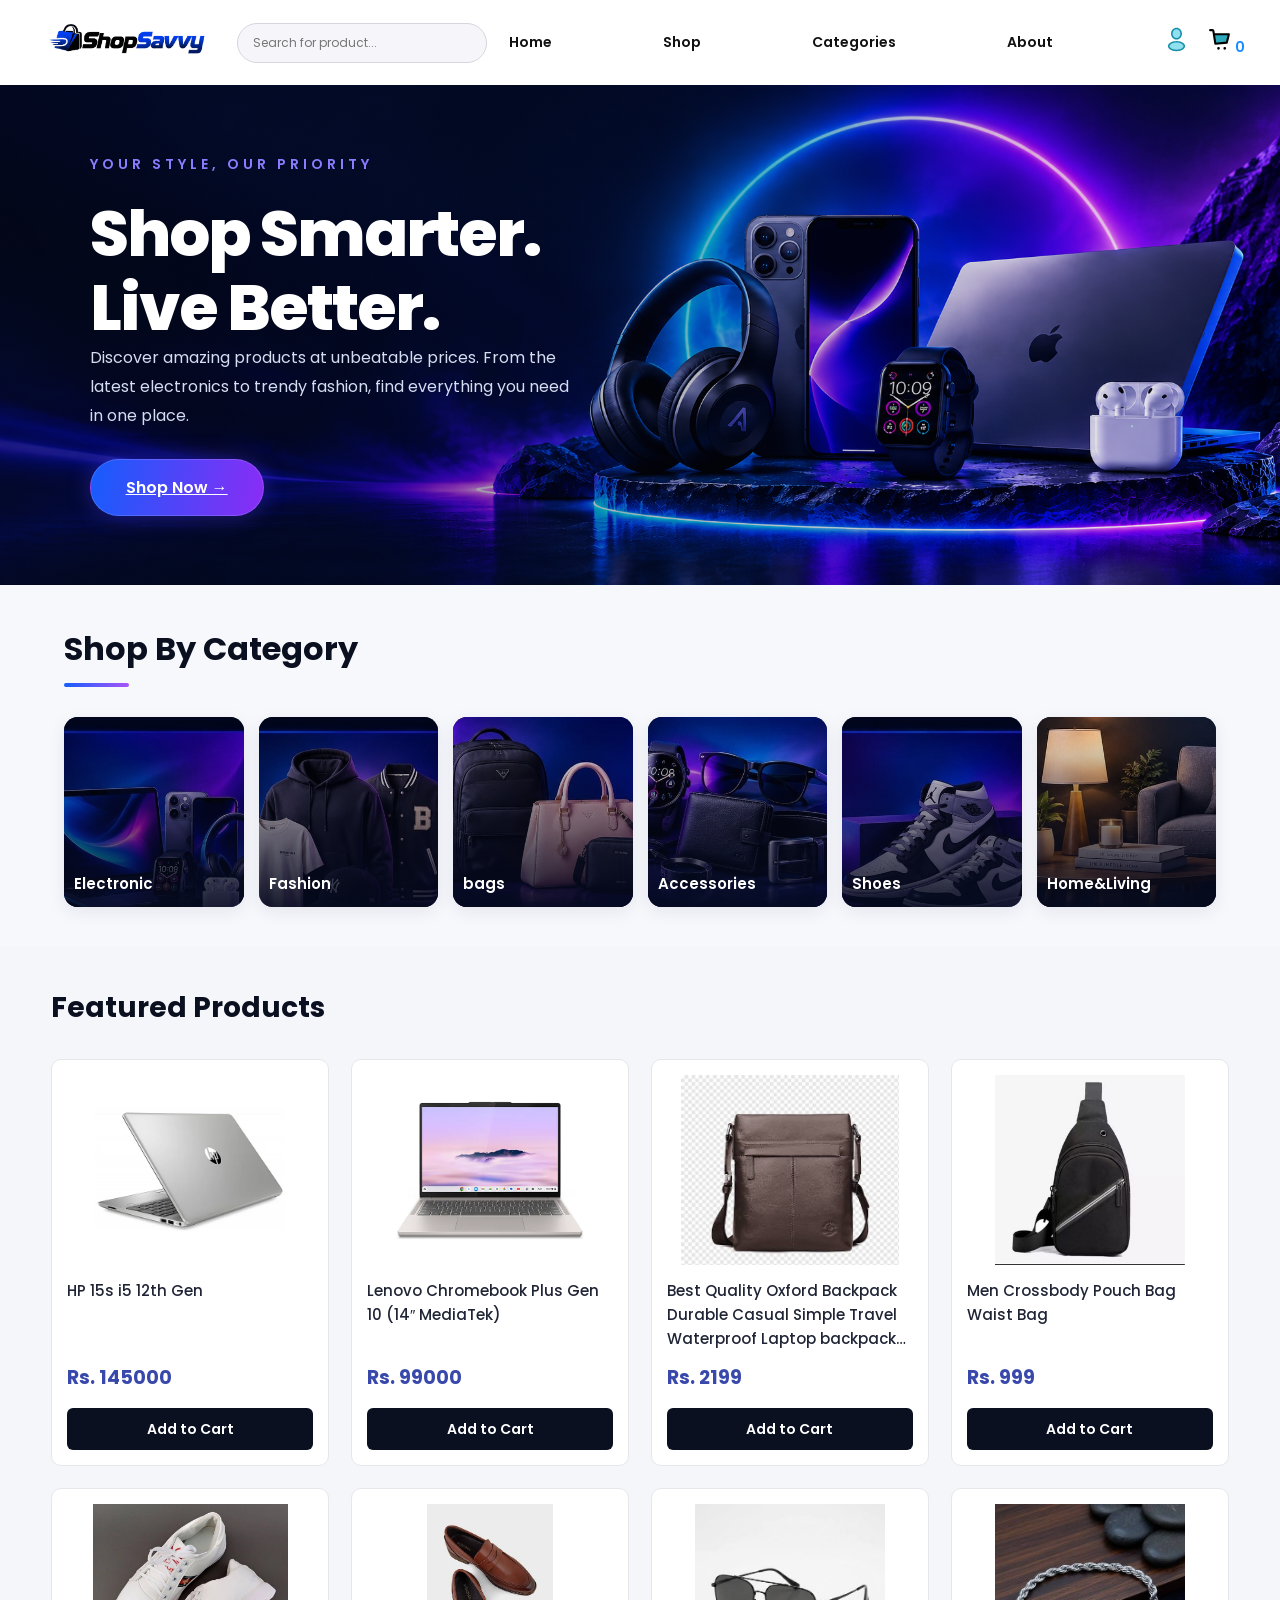
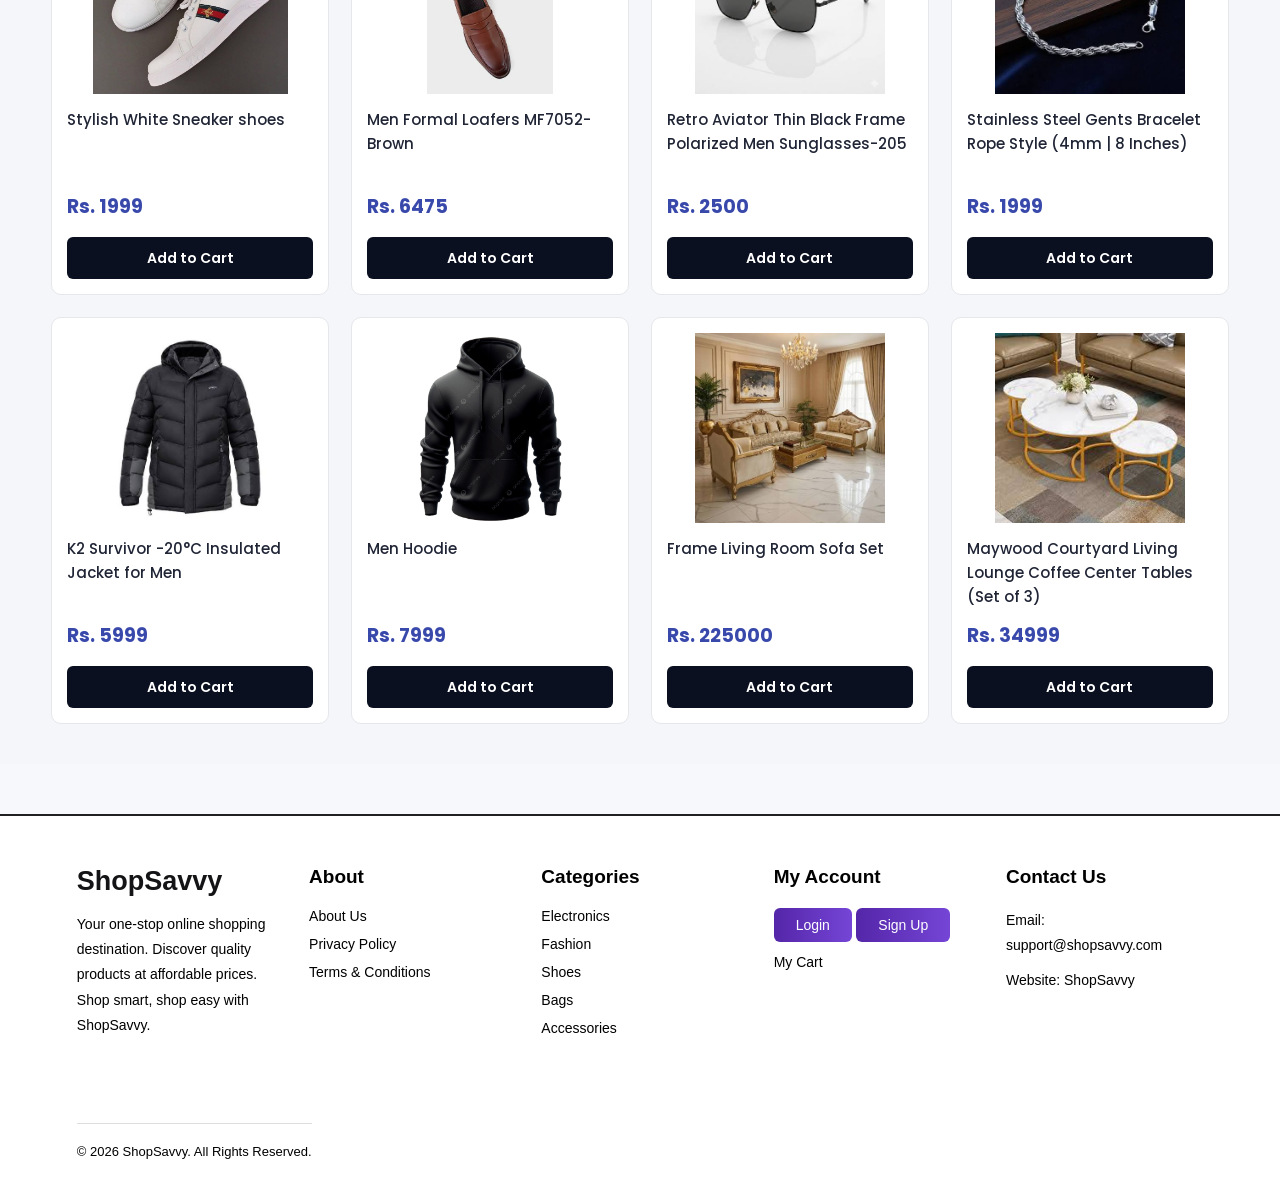
<file: index.html>
<!DOCTYPE html>
<html lang="en">

<head>
    <meta charset="UTF-8">
    <meta name="viewport" content="width=device-width, initial-scale=1.0">
    <title>ShopSavvy</title>
    <link rel="stylesheet" href="./style.css">
    <link rel="stylesheet" href="./footer.css">
</head>

<body>
<nav class="navbar">

    <div class="navbar-top">
        <img src="./savvi-black.png.png" alt="shopsavvy-logo">

        <button class="menu-toggle" id="menu-toggle">
            ☰
        </button>
    </div>

    <input type="text" id="search-input" placeholder="Search for product...">

    <div class="nav-sidebar" id="nav-sidebar">

        <button class="close-menu" id="close-menu">&times;</button>

        <a href="">Home</a>
        <a href="#featured-products">Shop</a>
        <a href="#categories">Categories</a>
        <a href="./about.html">About</a>

        <div class="navbar-icon">
            <a href="./login.html">
                <img src="./account-profile-essential-svgrepo-com.svg" alt="acc-logo">
            </a>

            <a href="./cart.html">
                <div class="cart-btn">
                    <img src="./cart-svgrepo-com.svg" alt="cart-icon">
                    <span id="cart-count">0</span>
                </div>
            </a>
        </div>

    </div>
</nav>

<div class="sidebar-overlay" id="sidebar-overlay"></div>





    <div class="banner">
        <h4 class="sm-heading">YOUR STYLE, OUR PRIORITY</h4>
        <h1 class="banner-heading">Shop Smarter.</h1>
        <h1 class="banner-heading">Live Better.</h1>
        <p class="banner-para">Discover amazing products at unbeatable prices. From the latest electronics to trendy
            fashion, find everything you need in one place.</p>
        <a href="#featured-products"  class="banner-btn">Shop Now →</a>
    </div>
    <section class="categories-sec"  id="categories">
        <h2 class="cata-head">Shop By Category</h2>
        <div class="card-electro" data-category="Electronic">
            <img src="./electronic.png" alt="electronics">
            <h3>Electronic</h3>
        </div>
        <div class="card-electro" data-category="Fashion">
            <img src="./shirts.png" alt="fashion">
            <h3>Fashion</h3>
        </div>
        <div class="card-electro" data-category="bags">
            <img src="./bags.png" alt="bags">
            <h3>bags</h3>
        </div>
        <div class="card-electro" data-category="Accessories">
            <img src="./watch.png" alt="Accessories">
            <h3>Accessories</h3>
        </div>
        <div class="card-electro" data-category="Shoes">
            <img src="./shoes.png" alt="shoes.image">
            <h3>Shoes</h3>
        </div>
        <div class="card-electro" data-category="Home&Living">
            <img src="./living.png" alt="living.image">
            <h3>Home&Living</h3>
        </div>
    </section>
    <section class="products-section"   id="featured-products">
        <h2>Featured Products</h2>
        <div class="card-box"></div>
    </section>
    <script src="./script.js"></script>


    <div id="footer-placeholder"></div>

<script src="./footer.js"></script>

<script async src="https://www.googletagmanager.com/gtm.js?id=GTM-M4RBP9WC"></script>
<script>
  window.dataLayer = window.dataLayer || [];
  function gtag(){dataLayer.push(arguments);}
  gtag('js', new Date());
</script>
</body>

</html>
</file>
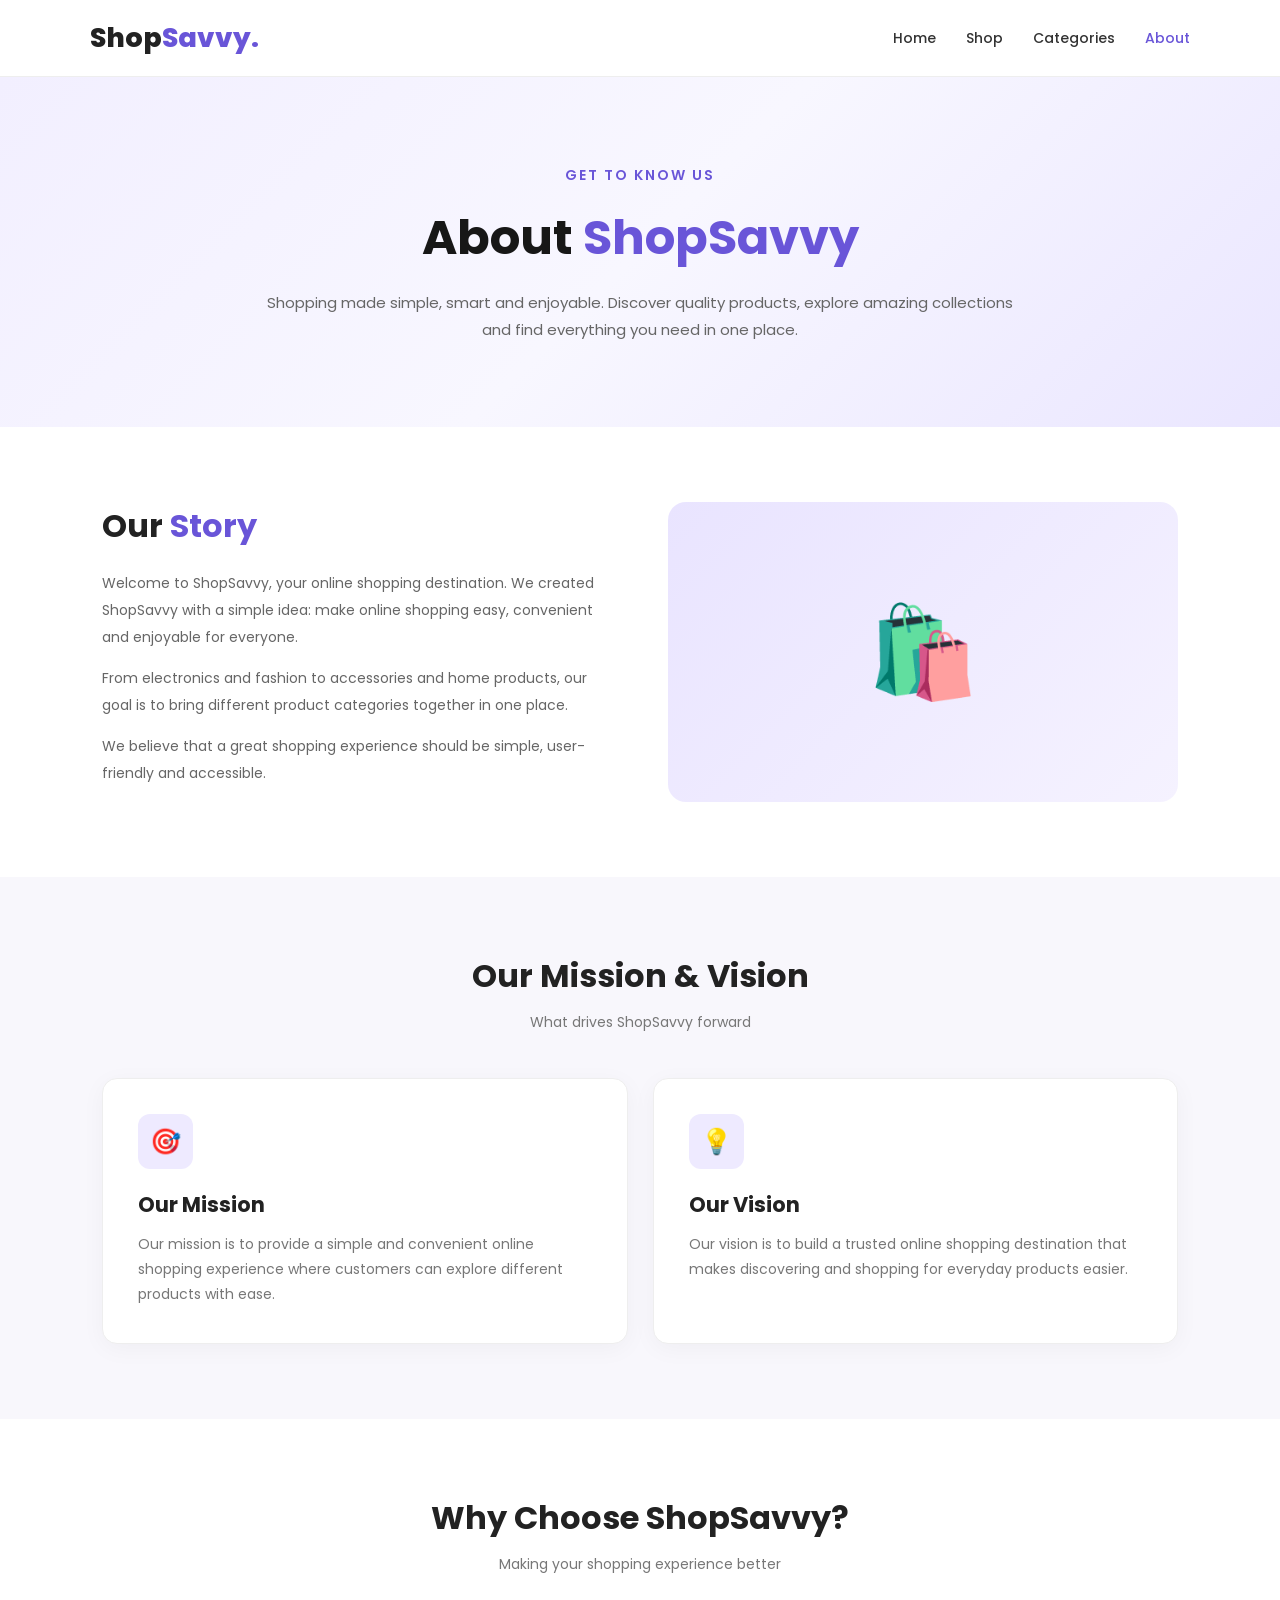
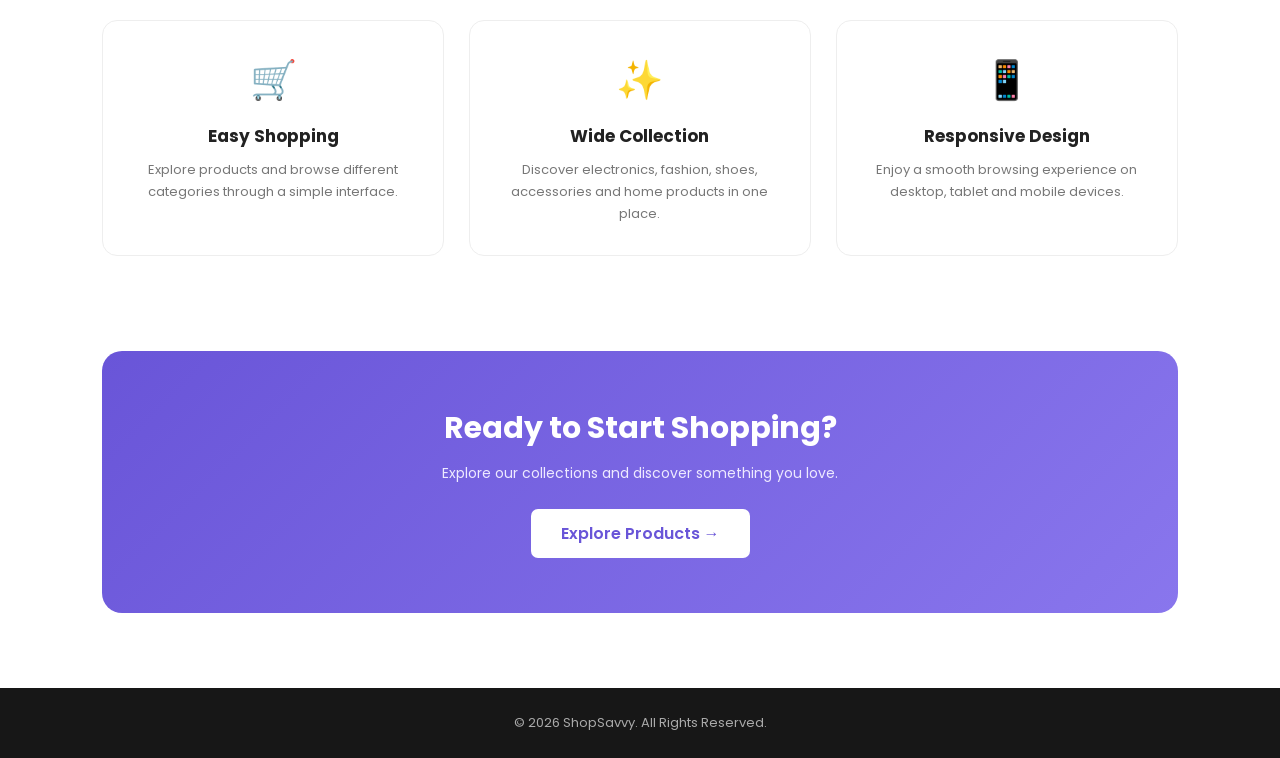
<file: about.html>
<!DOCTYPE html>
<html lang="en">
<head>
    <meta charset="UTF-8">
    <meta name="viewport" content="width=device-width, initial-scale=1.0">
    <title>About Us | ShopSavvy</title>

    <link href="https://fonts.googleapis.com/css2?family=Poppins:wght@300;400;500;600;700;800&display=swap" rel="stylesheet">

    <style>
        * {
            margin: 0;
            padding: 0;
            box-sizing: border-box;
            font-family: 'Poppins', sans-serif;
        }

        body {
            background: #ffffff;
            color: #222;
        }

        /* Navbar */
        .navbar {
            width: 100%;
            padding: 18px 7%;
            display: flex;
            align-items: center;
            justify-content: space-between;
            border-bottom: 1px solid #eee;
            background: #fff;
        }

        .logo {
            font-size: 27px;
            font-weight: 800;
            color: #222;
            text-decoration: none;
        }

        .logo span {
            color: #6955d8;
        }

        .nav-links {
            display: flex;
            align-items: center;
            gap: 30px;
        }

        .nav-links a {
            text-decoration: none;
            color: #333;
            font-size: 14px;
            font-weight: 500;
            transition: 0.3s;
        }

        .nav-links a:hover,
        .nav-links .active {
            color: #6955d8;
        }

        /* Hero */
        .about-hero {
            min-height: 350px;
            padding: 80px 20px;
            display: flex;
            align-items: center;
            justify-content: center;
            text-align: center;
            background: linear-gradient(135deg, #f2efff, #f8f7ff, #eae6ff);
        }

        .hero-content {
            max-width: 750px;
        }

        .hero-content .tag {
            color: #6955d8;
            font-size: 14px;
            font-weight: 600;
            letter-spacing: 2px;
        }

        .hero-content h1 {
            font-size: 48px;
            margin: 15px 0;
            color: #171717;
        }

        .hero-content h1 span {
            color: #6955d8;
        }

        .hero-content p {
            color: #666;
            font-size: 15px;
            line-height: 1.8;
        }

        /* Common Section */
        .section {
            padding: 75px 8%;
        }

        .section-heading {
            text-align: center;
            margin-bottom: 45px;
        }

        .section-heading h2 {
            font-size: 32px;
            color: #222;
            margin-bottom: 12px;
        }

        .section-heading p {
            color: #777;
            font-size: 14px;
        }

        /* Our Story */
        .story {
            display: flex;
            align-items: center;
            gap: 55px;
        }

        .story-content,
        .story-image {
            flex: 1;
        }

        .story-content h2 {
            font-size: 32px;
            margin-bottom: 20px;
        }

        .story-content h2 span {
            color: #6955d8;
        }

        .story-content p {
            color: #666;
            font-size: 14px;
            line-height: 1.9;
            margin-bottom: 15px;
        }

        .story-image {
            min-height: 300px;
            border-radius: 18px;
            background: linear-gradient(135deg, #e9e4ff, #f5f2ff);
            display: flex;
            align-items: center;
            justify-content: center;
            font-size: 90px;
        }

        /* Mission and Vision */
        .mission-section {
            background: #f8f7fc;
        }

        .mission-cards {
            display: grid;
            grid-template-columns: repeat(2, 1fr);
            gap: 25px;
        }

        .mission-card {
            background: white;
            padding: 35px;
            border-radius: 15px;
            box-shadow: 0 5px 25px rgba(0,0,0,0.04);
            border: 1px solid #eee;
            transition: 0.3s;
        }

        .mission-card:hover {
            transform: translateY(-7px);
            box-shadow: 0 10px 30px rgba(105,85,216,0.12);
        }

        .mission-card .icon {
            width: 55px;
            height: 55px;
            display: flex;
            align-items: center;
            justify-content: center;
            background: #eeeaff;
            border-radius: 12px;
            font-size: 25px;
            margin-bottom: 20px;
        }

        .mission-card h3 {
            font-size: 21px;
            margin-bottom: 12px;
        }

        .mission-card p {
            font-size: 14px;
            color: #777;
            line-height: 1.8;
        }

        /* Why Choose Us */
        .features {
            display: grid;
            grid-template-columns: repeat(3, 1fr);
            gap: 25px;
        }

        .feature-card {
            text-align: center;
            padding: 30px 20px;
            border: 1px solid #eee;
            border-radius: 15px;
            transition: 0.3s;
        }

        .feature-card:hover {
            border-color: #6955d8;
            transform: translateY(-6px);
        }

        .feature-icon {
            font-size: 38px;
            margin-bottom: 15px;
        }

        .feature-card h3 {
            font-size: 17px;
            margin-bottom: 10px;
        }

        .feature-card p {
            color: #777;
            font-size: 13px;
            line-height: 1.7;
        }

        /* CTA */
        .cta {
            margin: 20px 8% 75px;
            padding: 55px 25px;
            text-align: center;
            border-radius: 20px;
            background: linear-gradient(135deg, #6955d8, #8976ed);
            color: white;
        }

        .cta h2 {
            font-size: 30px;
            margin-bottom: 12px;
        }

        .cta p {
            font-size: 14px;
            margin-bottom: 25px;
            color: #eeeaff;
        }

        .cta a {
            display: inline-block;
            background: white;
            color: #6955d8;
            padding: 12px 30px;
            border-radius: 7px;
            text-decoration: none;
            font-weight: 600;
            transition: 0.3s;
        }

        .cta a:hover {
            background: #eeeaff;
            transform: translateY(-3px);
        }

        /* Footer */
        footer {
            background: #171717;
            color: white;
            text-align: center;
            padding: 25px 15px;
        }

        footer p {
            color: #aaa;
            font-size: 13px;
        }

        /* Responsive */
        @media (max-width: 768px) {
            .navbar {
                padding: 16px 5%;
                flex-direction: column;
                gap: 15px;
            }

            .nav-links {
                gap: 16px;
                flex-wrap: wrap;
                justify-content: center;
            }

            .nav-links a {
                font-size: 12px;
            }

            .hero-content h1 {
                font-size: 34px;
            }

            .about-hero {
                min-height: 300px;
            }

            .section {
                padding: 55px 6%;
            }

            .story {
                flex-direction: column;
                gap: 30px;
            }

            .story-content h2 {
                font-size: 27px;
            }

            .story-image {
                width: 100%;
                min-height: 230px;
            }

            .mission-cards {
                grid-template-columns: 1fr;
            }

            .features {
                grid-template-columns: 1fr;
            }

            .section-heading h2 {
                font-size: 27px;
            }

            .cta {
                margin: 10px 5% 50px;
            }

            .cta h2 {
                font-size: 24px;
            }
        }
    </style>
</head>

<body>

    <nav class="navbar">
        <a href="./index.html" class="logo">Shop<span>Savvy.</span></a>

        <div class="nav-links">
            <a href="./index.html">Home</a>
            <a href="./index.html#featured-products">Shop</a>
            <a href="./index.html#categories">Categories</a>
            <a href="./about.html" class="active">About</a>
        </div>
    </nav>

    <section class="about-hero">
        <div class="hero-content">
            <span class="tag">GET TO KNOW US</span>
            <h1>About <span>ShopSavvy</span></h1>
            <p>
                Shopping made simple, smart and enjoyable.
                Discover quality products, explore amazing collections
                and find everything you need in one place.
            </p>
        </div>
    </section>

    <section class="section">
        <div class="story">
            <div class="story-content">
                <h2>Our <span>Story</span></h2>

                <p>
                    Welcome to ShopSavvy, your online shopping destination.
                    We created ShopSavvy with a simple idea: make online
                    shopping easy, convenient and enjoyable for everyone.
                </p>

                <p>
                    From electronics and fashion to accessories and home
                    products, our goal is to bring different product
                    categories together in one place.
                </p>

                <p>
                    We believe that a great shopping experience should
                    be simple, user-friendly and accessible.
                </p>
            </div>

            <div class="story-image">
                🛍️
            </div>
        </div>
    </section>

    <section class="section mission-section">
        <div class="section-heading">
            <h2>Our Mission & Vision</h2>
            <p>What drives ShopSavvy forward</p>
        </div>

        <div class="mission-cards">
            <div class="mission-card">
                <div class="icon">🎯</div>
                <h3>Our Mission</h3>
                <p>
                    Our mission is to provide a simple and convenient
                    online shopping experience where customers can
                    explore different products with ease.
                </p>
            </div>

            <div class="mission-card">
                <div class="icon">💡</div>
                <h3>Our Vision</h3>
                <p>
                    Our vision is to build a trusted online shopping
                    destination that makes discovering and shopping
                    for everyday products easier.
                </p>
            </div>
        </div>
    </section>

    <section class="section">
        <div class="section-heading">
            <h2>Why Choose ShopSavvy?</h2>
            <p>Making your shopping experience better</p>
        </div>

        <div class="features">
            <div class="feature-card">
                <div class="feature-icon">🛒</div>
                <h3>Easy Shopping</h3>
                <p>
                    Explore products and browse different categories
                    through a simple interface.
                </p>
            </div>

            <div class="feature-card">
                <div class="feature-icon">✨</div>
                <h3>Wide Collection</h3>
                <p>
                    Discover electronics, fashion, shoes, accessories
                    and home products in one place.
                </p>
            </div>

            <div class="feature-card">
                <div class="feature-icon">📱</div>
                <h3>Responsive Design</h3>
                <p>
                    Enjoy a smooth browsing experience on desktop,
                    tablet and mobile devices.
                </p>
            </div>
        </div>
    </section>

    <section class="cta">
        <h2>Ready to Start Shopping?</h2>
        <p>Explore our collections and discover something you love.</p>
        <a href="./index.html#featured-products">Explore Products →</a>
    </section>

    <footer>
        <p>© 2026 ShopSavvy. All Rights Reserved.</p>
    </footer>

</body>
</html>
</file>
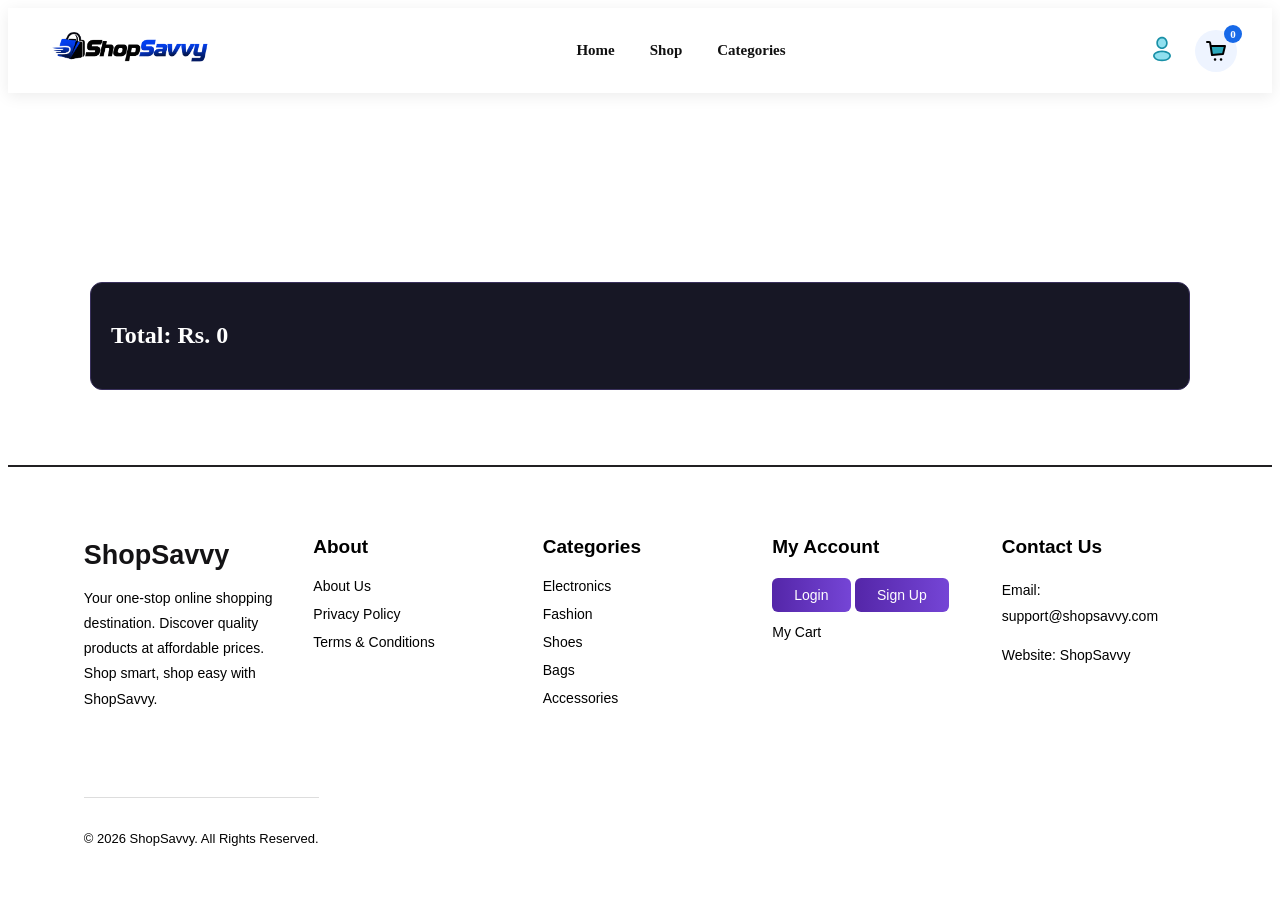
<file: cart.html>
<!DOCTYPE html>
<html lang="en">
<head>
    <meta charset="UTF-8">
    <meta name="viewport" content="width=device-width, initial-scale=1.0">
    <title>Cart-shopsaavy</title>
<link rel="stylesheet" href="./cart.css">
<link rel="stylesheet" href="./footer.css">
<link rel="stylesheet" href="./navbar.css">
</head>
<body>
   
    <div id="navbar-placeholder"></div>
    <section class="cart-container">

    <h1>My Shopping Cart</h1>

    <div id="cart-product">

    </div>

    <div class="cart-total">
        <h2>Total: Rs. <span id="total-price">0</span></h2>
    </div>

</section>


 <script src="./script.js"></script>
 <div id="footer-placeholder"></div>

<script src="./footer.js"></script>
<script src="./navbar.js"></script>
</body>
</html>
</file>
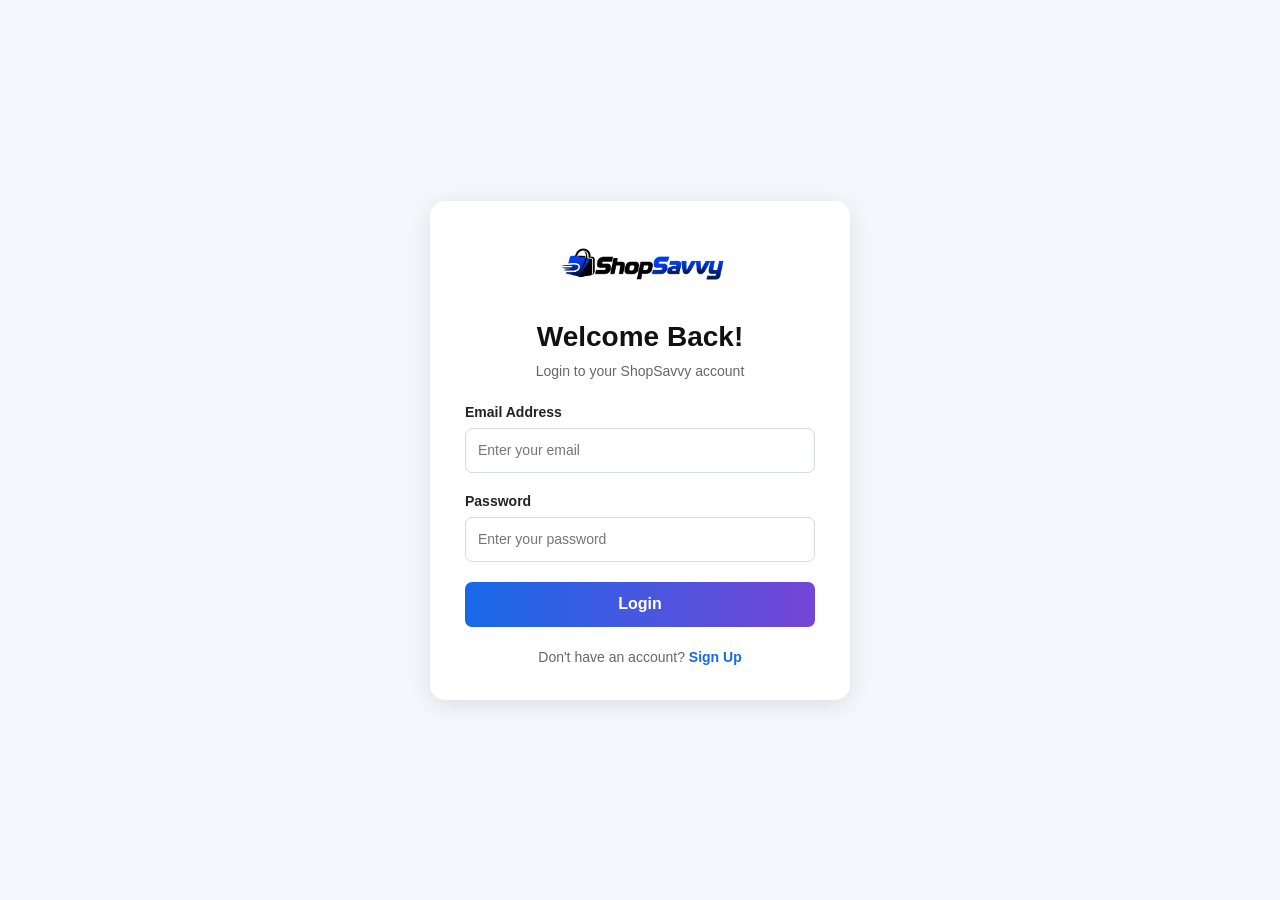
<file: login.html>
<!DOCTYPE html>
<html lang="en">
<head>
    <meta charset="UTF-8">
    <meta name="viewport" content="width=device-width, initial-scale=1.0">
    <title>Login - ShopSavvy</title>

    <link rel="stylesheet" href="./login.css">
</head>
<body>

    <div class="login-container">

        <div class="login-box">

            <img src="./savvi-black.png.png" alt="ShopSavvy Logo">

            <h1>Welcome Back!</h1>
            <p>Login to your ShopSavvy account</p>

            <form>

                <label for="email">Email Address</label>
                <input type="email" id="email" placeholder="Enter your email">

                <label for="password">Password</label>
                <input type="password" id="password" placeholder="Enter your password">

                <button type="submit">Login</button>

            </form>

            <p class="signup-link">
                Don't have an account?
                <a href="./signup.html">Sign Up</a>
            </p>

        </div>

    </div>

</body>
</html>
</file>
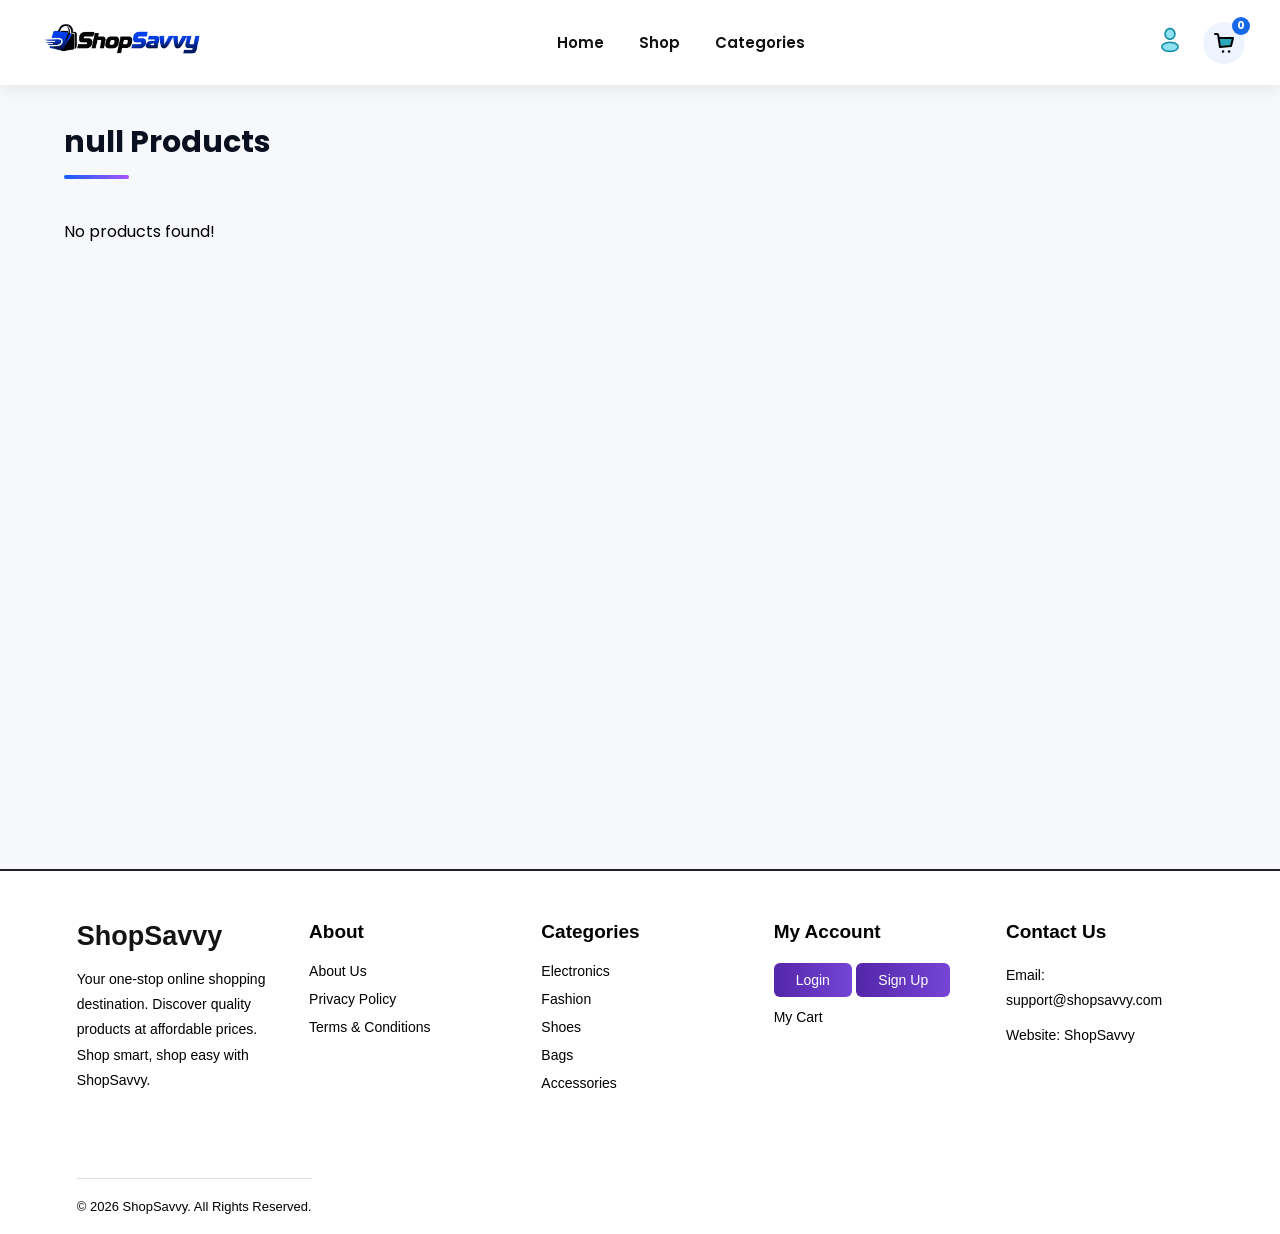
<file: product.html>
<!DOCTYPE html>
<html lang="en">
<head>
    <meta charset="UTF-8">
    <meta name="viewport" content="width=device-width, initial-scale=1.0">
    <title>Category Products - ShopSavvy</title>
    <link rel="stylesheet" href="./style.css">
    <link rel="stylesheet" href="./footer.css">
    <link rel="stylesheet" href="./navbar.css">
    <link rel="stylesheet" href="./products-page.css">
</head>
<body>
<div id="navbar-placeholder"></div>
    <h2 id="category-title">Category Products</h2>

    <section class="products-section">
        <div class="card-box"></div>
    </section>

    <script src="./script.js"></script>
    <script src="./products-page.js"></script>

    <div id="footer-placeholder"></div>

<script src="./footer.js"></script>
<script src="./navbar.js"></script>
</body>
</html>
</file>
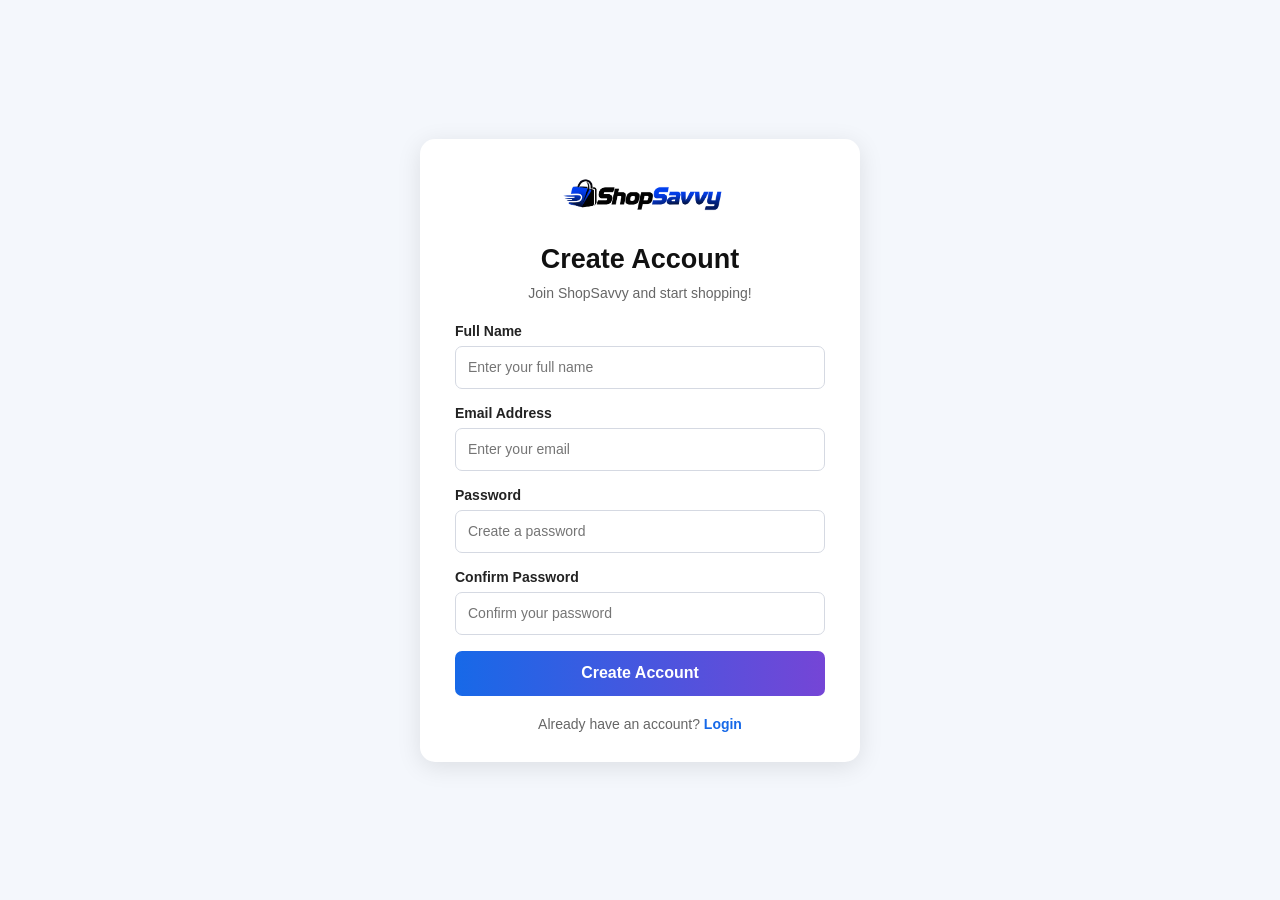
<file: signin.html>
<!DOCTYPE html>
<html lang="en">
<head>
    <meta charset="UTF-8">
    <meta name="viewport" content="width=device-width, initial-scale=1.0">
    <title>Sign Up - ShopSavvy</title>

    <link rel="stylesheet" href="./signin.css">
</head>
<body>

    <div class="signup-container">

        <div class="signup-box">

            <img src="./savvi-black.png.png" alt="ShopSavvy Logo">

            <h1>Create Account</h1>
            <p>Join ShopSavvy and start shopping!</p>

            <form>

                <label for="name">Full Name</label>
                <input type="text" id="name" placeholder="Enter your full name">

                <label for="email">Email Address</label>
                <input type="email" id="email" placeholder="Enter your email">

                <label for="password">Password</label>
                <input type="password" id="password" placeholder="Create a password">

                <label for="confirm-password">Confirm Password</label>
                <input type="password" id="confirm-password" placeholder="Confirm your password">

                <button type="submit">Create Account</button>

            </form>

            <p class="login-link">
                Already have an account?
                <a href="./login.html">Login</a>
            </p>

        </div>

    </div>

</body>
</html>
</file>
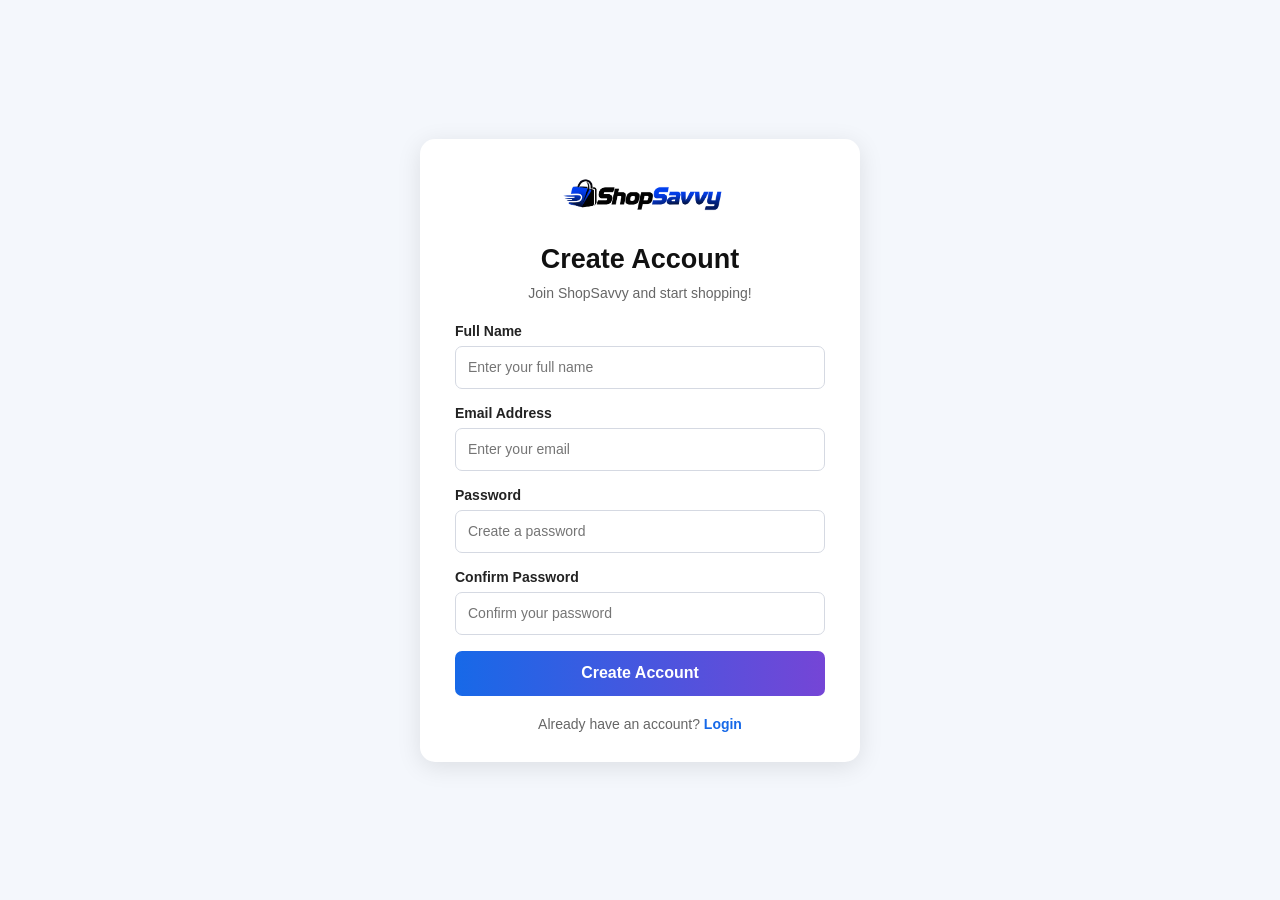
<file: signup.html>
<!DOCTYPE html>
<html lang="en">
<head>
    <meta charset="UTF-8">
    <meta name="viewport" content="width=device-width, initial-scale=1.0">
    <title>Sign Up - ShopSavvy</title>

    <link rel="stylesheet" href="./signup.css">
</head>
<body>

    <div class="signup-container">

        <div class="signup-box">

            <img src="./savvi-black.png.png" alt="ShopSavvy Logo">

            <h1>Create Account</h1>
            <p>Join ShopSavvy and start shopping!</p>

            <form>

                <label for="name">Full Name</label>
                <input type="text" id="name" placeholder="Enter your full name">

                <label for="email">Email Address</label>
                <input type="email" id="email" placeholder="Enter your email">

                <label for="password">Password</label>
                <input type="password" id="password" placeholder="Create a password">

                <label for="confirm-password">Confirm Password</label>
                <input type="password" id="confirm-password" placeholder="Confirm your password">

                <button type="submit">Create Account</button>

            </form>

            <p class="login-link">
                Already have an account?
                <a href="./login.html">Login</a>
            </p>

        </div>

    </div>

</body>
</html>
</file>
<file: style.css>
@import url('https://fonts.googleapis.com/css2?family=Poppins:wght@400;500;600;700;800&display=swap');

* {
    margin: 0;
    padding: 0;
    box-sizing: border-box;
}

body {
    font-family: 'Poppins', sans-serif;
    background-color: #F7F8FC;
}

.banner {
    width: 100%;
    min-height: 500px;
    display: flex;
    flex-direction: column;
    justify-content: center;
    align-items: flex-start;
    padding: 60px 7%;
    background-image:
        linear-gradient(90deg, rgba(5, 10, 30, 0.55), rgba(5, 10, 30, 0.05)),
        url("./Neon Tech Product Showcase.png");
    background-size: cover;
    background-position: center;
    background-repeat: no-repeat;
    font-family: 'Poppins', sans-serif;
    overflow: hidden;
}

.sm-heading {
    color: #8B7CFF;
    font-size: 14px;
    font-weight: 600;
    letter-spacing: 4px;
    margin-bottom: 22px;
    text-transform: uppercase;
}

.banner-heading {
    color: #FFFFFF;
    font-size: clamp(38px, 5vw, 68px);
    font-weight: 800;
    line-height: 1.15;
    letter-spacing: -2px;
    margin: 0;
}

.banner-heading:nth-of-type(3) {
    background: linear-gradient(90deg, #168BFF, #813CFF, #C026FF);
    -webkit-background-clip: text;
    background-clip: text;
    -webkit-text-fill-color: transparent;
    margin-bottom: 22px;
}

.banner-para {
    max-width: 480px;
    color: #D5DDF0;
    font-size: 16px;
    font-weight: 400;
    line-height: 1.8;
    margin-bottom: 28px;
}

.banner-btn {
    padding: 15px 35px;
    color: #FFFFFF;
    background: linear-gradient(100deg, #155DFC, #8B2CF5);
    border: 1px solid rgba(255, 255, 255, 0.15);
    border-radius: 40px;
    font-family: 'Poppins', sans-serif;
    font-size: 16px;
    font-weight: 600;
    cursor: pointer;
    box-shadow: 0 0 22px rgba(91, 62, 255, 0.35);
    transition: transform 0.3s ease, box-shadow 0.3s ease;
}

.banner-btn:hover {
    transform: translateY(-3px);
    box-shadow:
        0 0 20px rgba(30, 100, 255, 0.6),
        0 0 35px rgba(139, 44, 245, 0.35);
}

@media (max-width: 768px) {
    .banner {
        min-height: 430px;
        padding: 50px 6%;
        background-position: 58% center;
    }

    .sm-heading {
        font-size: 12px;
        letter-spacing: 3px;
        margin-bottom: 18px;
    }

    .banner-heading {
        font-size: clamp(36px, 7vw, 52px);
        letter-spacing: -1px;
    }

    .banner-para {
        max-width: 400px;
        font-size: 14px;
        line-height: 1.7;
    }

    .banner-btn {
        padding: 13px 28px;
        font-size: 14px;
    }
}

@media (max-width: 480px) {
    .banner {
        min-height: 400px;
        padding: 40px 22px;
        background-position: 60% center;
    }

    .sm-heading {
        max-width: 100%;
        font-size: 10px;
        letter-spacing: 2px;
        margin-bottom: 18px;
    }

    .banner-heading {
        font-size: clamp(34px, 9vw, 42px);
        line-height: 1.2;
        letter-spacing: -1px;
    }

    .banner-heading:nth-of-type(3) {
        margin-bottom: 18px;
    }

    .banner-para {
        max-width: 100%;
        font-size: 13px;
        line-height: 1.7;
        margin-bottom: 24px;
    }

    .banner-btn {
        padding: 12px 26px;
        font-size: 13px;
    }
}

.categories-sec {
    width: 100%;
    padding: 40px 5%;
    background-color: #F7F8FC;
    display: grid;
    grid-template-columns: repeat(6, minmax(0, 1fr));
    gap: 15px;
    align-items: stretch;
}

.cata-head {
    grid-column: 1 / -1;
    font-size: 32px;
    font-weight: 700;
    color: #0B1020;
    margin-bottom: 15px;
}

.cata-head::after {
    content: "";
    display: block;
    width: 65px;
    height: 4px;
    margin-top: 10px;
    border-radius: 5px;
    background: linear-gradient(90deg, #155DFC, #A855F7);
}

.card-electro {
    position: relative;
    width: 100%;
    height: 190px;
    min-width: 0;
    display: flex;
    align-items: flex-end;
    overflow: hidden;
    border-radius: 14px;
    background-color: #10172A;
    box-shadow: 0 5px 18px rgba(20, 30, 70, 0.08);
    cursor: pointer;
    transition: transform 0.3s ease, box-shadow 0.3s ease;
}

.card-electro img {
    position: absolute;
    inset: 0;
    width: 100%;
    height: 100%;
    object-fit: cover;
    object-position: center;
    transition: transform 0.4s ease;
}

.card-electro::after {
    content: "";
    position: absolute;
    inset: 0;
    background: linear-gradient(
        to top,
        rgba(5, 10, 30, 0.9),
        transparent
    );
}

.card-electro h3 {
    position: relative;
    z-index: 1;
    padding: 12px 10px;
    color: white;
    font-size: 15px;
    font-weight: 600;
}

.card-electro:hover {
    transform: translateY(-5px);
    box-shadow: 0 8px 22px rgba(81, 70, 255, 0.2);
}

.card-electro:hover img {
    transform: scale(1.08);
}

@media (max-width: 1000px) {
    .categories-sec {
        grid-template-columns: repeat(3, minmax(0, 1fr));
    }
}

@media (max-width: 600px) {
    .categories-sec {
        grid-template-columns: repeat(2, minmax(0, 1fr));
        gap: 12px;
        padding: 30px 15px;
    }

    .cata-head {
        font-size: 25px;
    }

    .card-electro {
        height: 160px;
    }

    .card-electro h3 {
        font-size: 14px;
        padding: 10px;
    }
}

.products-section {
    padding: 40px 4%;
    background-color: #f5f6fa;
    font-family: 'Poppins', sans-serif;
}

.products-section h2 {
    font-size: 28px;
    color: #0B1020;
    font-weight: 700;
    margin: 0 0 30px;
}

.card-box {
    display: grid;
    grid-template-columns: repeat(4, minmax(0, 1fr));
    gap: 22px;
    align-items: stretch;
}

.trend-cards {
    min-width: 0;
    display: flex;
    flex-direction: column;
    background-color: #ffffff;
    border: 1px solid #e5e7eb;
    border-radius: 10px;
    padding: 15px;
    box-sizing: border-box;
}

.trend-cards img {
    width: 100%;
    height: 190px;
    object-fit: contain;
    display: block;
    margin-bottom: 14px;
}

.trend-cards h3 {
    font-size: 15px;
    font-weight: 500;
    color: #202536;
    line-height: 1.6;
    margin: 0 0 12px;
    min-height: 72px;
    display: -webkit-box;
    -webkit-line-clamp: 3;
    -webkit-box-orient: vertical;
    overflow: hidden;
    overflow-wrap: anywhere;
}

.trend-cards p {
    color: #3949ab;
    font-size: 19px;
    font-weight: 700;
    margin: auto 0 16px;
}

.trend-cards button {
    width: 100%;
    min-height: 42px;
    padding: 10px;
    background-color: #0B1020;
    color: #ffffff;
    border: none;
    border-radius: 6px;
    font-family: inherit;
    font-size: 14px;
    font-weight: 600;
    cursor: pointer;
}

.trend-cards button:hover {
    background-color: #5145cd;
}

@media (max-width: 950px) {
    .card-box {
        grid-template-columns: repeat(3, minmax(0, 1fr));
        gap: 18px;
    }
}

@media (max-width: 650px) {
    .products-section {
        padding: 28px 4%;
    }

    .card-box {
        grid-template-columns: repeat(2, minmax(0, 1fr));
        gap: 14px;
    }

    .trend-cards {
        padding: 10px;
    }

    .trend-cards img {
        height: 145px;
    }

    .trend-cards h3 {
        font-size: 13px;
        min-height: 62px;
    }

    .trend-cards p {
        font-size: 16px;
    }

    .trend-cards button {
        font-size: 12px;
        padding: 9px 5px;
    }
}

#cart-count {
    color: #168BFF;
}

.search-active .banner,
.search-active .categories-sec {
    display: none;
}



.navbar {
    display: flex;
    align-items: center;
    justify-content: space-between;
    gap: 22px;
    width: 100%;
    min-height: 85px;
    padding: 12px 35px;
    background-color: #FFFFFF;
    box-shadow: 0 4px 15px rgba(0, 0, 0, 0.08);
    box-sizing: border-box;
}

.navbar-top {
    display: flex;
    align-items: center;
    flex-shrink: 0;
}

.navbar-top img {
    width: 180px;
    height: 55px;
    object-fit: contain;
}

.navbar a {
    position: relative;
    text-decoration: none;
    color: #111111;
    font-size: 14px;
    font-weight: 600;
    white-space: nowrap;
    transition: color 0.3s ease;
}

.navbar a:hover {
    color: #7542D8;
}

.navbar a::after {
    content: "";
    position: absolute;
    left: 0;
    bottom: -7px;
    width: 0;
    height: 2px;
    background: linear-gradient(90deg, #5146FF, #A855F7);
    transition: width 0.3s ease;
}

.navbar a:hover::after {
    width: 100%;
}

.navbar > input {
    width: 250px;
    min-width: 150px;
    height: 40px;
    padding: 0 15px;
    background-color: #F5F5FA;
    color: #111111;
    border: 1px solid #D6D6E0;
    border-radius: 25px;
    outline: none;
    font-family: inherit;
    font-size: 12px;
    box-sizing: border-box;
}

.navbar > input::placeholder {
    color: #777777;
}

.navbar > input:focus {
    border-color: #8175FF;
    box-shadow: 0 0 8px rgba(129, 117, 255, 0.2);
}

.nav-sidebar {
    display: flex;
    align-items: center;
    justify-content: space-between;
    flex: 1;
    gap: 22px;
}

.navbar-icon {
    display: flex;
    align-items: center;
    justify-content: center;
    gap: 18px;
    flex-shrink: 0;
}

.navbar-icon img {
    width: 25px;
    height: 25px;
    object-fit: contain;
    cursor: pointer;
    transition: transform 0.3s ease;
}

.navbar-icon img:hover {
    transform: scale(1.15);
}

#cart-count {
    color: #168BFF;
}

.menu-toggle,
.close-menu {
    display: none;
}

.sidebar-overlay {
    display: none;
}

/* Search results hide the banner and categories. */
.search-active .banner,
.search-active .categories-sec {
    display: none;
}

/* Tablet and mobile navigation */
@media (max-width: 1000px) {
    .navbar {
        flex-wrap: wrap;
        justify-content: space-between;
        gap: 12px;
        padding: 12px 20px;
    }

    .navbar-top {
        width: 100%;
        justify-content: space-between;
    }

    .navbar-top img {
        width: 150px;
        height: 48px;
    }

    .menu-toggle {
        display: block;
        background: linear-gradient(135deg, #155DFC, #7542D8);
        color: #FFFFFF;
        border: none;
        border-radius: 7px;
        padding: 8px 13px;
        font-size: 24px;
        line-height: 1;
        cursor: pointer;
    }

    .navbar > input {
        order: 2;
        width: 100%;
        max-width: 100%;
        height: 42px;
    }

    .nav-sidebar {
        position: fixed;
        top: 0;
        right: 0;
        width: 320px;
        max-width: 85%;
        height: 100vh;
        padding: 75px 25px 30px;
        background-color: #FFFFFF;
        box-shadow: -5px 0 20px rgba(0, 0, 0, 0.12);
        z-index: 1001;
        display: flex;
        flex-direction: column;
        align-items: stretch;
        justify-content: flex-start;
        gap: 25px;
        transform: translateX(110%);
        transition: transform 0.35s ease;
    }

    .nav-sidebar.active {
        transform: translateX(0);
    }

    .nav-sidebar > a {
        font-size: 16px;
    }

    .close-menu {
        display: block;
        position: absolute;
        top: 18px;
        right: 22px;
        background: none;
        border: none;
        font-size: 32px;
        color: #111111;
        cursor: pointer;
    }

    .navbar-icon {
        justify-content: flex-start;
        gap: 25px;
    }

    .sidebar-overlay.active {
        display: block;
        position: fixed;
        inset: 0;
        background: rgba(0, 0, 0, 0.45);
        z-index: 1000;
    }
}

@media (max-width: 550px) {
    .navbar {
        padding: 12px 15px;
    }

    .navbar-top img {
        width: 140px;
        height: 45px;
    }
}

@media (max-width: 380px) {
    .navbar {
        padding: 10px 12px;
    }

    .navbar-top img {
        width: 130px;
        height: 42px;
    }
}
</file>
<file: footer.css>
/* Footer Main */
.footer {
    background-color: #FFFFFF;
    color: #000000;
    padding: 50px 6% 20px;
    margin-top: 50px;
    border-top: 2px solid #212022;
    font-family: Arial, sans-serif;
}

/* Footer Container */
.footer-container {
    display: flex;
    justify-content: space-between;
    flex-wrap: wrap;
    gap: 35px;
    max-width: 1200px;
    margin: auto;
}

/* Footer Boxes */
.footer-box {
    flex: 1;
    min-width: 160px;
}

/* Logo */
.footer-logo {
    font-size: 27px;
    font-weight: bold;
    color: #141315;
    margin-bottom: 15px;
}

/* Headings */
.footer-box h3 {
    font-size: 19px;
    color: #000000;
    margin-bottom: 20px;
}

/* Paragraphs */
.footer-box p {
    color: #000000;
    font-size: 14px;
    line-height: 1.8;
    margin-bottom: 10px;
}

/* Footer Links */
.footer-box a {
    display: block;
    width: fit-content;
    color: #000000;
    text-decoration: none;
    font-size: 14px;
    margin-bottom: 12px;
    transition: 0.3s;
}

/* Link Hover */
.footer-box a:hover {
    color: #7545D6;
    transform: translateX(5px);
}

/* Login and Signup Buttons */
.footer-box .footer-btn {
    display: inline-block;
    background: linear-gradient(90deg, #5426A8, #7545D6);
    color: #FFFFFF;
    padding: 9px 22px;
    border-radius: 6px;
    margin-bottom: 12px;
    transition: 0.3s;
}

.footer-box .footer-btn:hover {
    background: linear-gradient(90deg, #7545D6, #9B6DFF);
    transform: translateY(-3px);
    box-shadow: 0 4px 12px rgba(117, 69, 214, 0.35);
    color: #FFFFFF;
}

/* Social Links */
.social-links {
    display: flex;
    flex-direction: column;
    margin-top: 10px;
}

/* Footer Bottom */
.footer-bottom {
    border-top: 1px solid #DDDDDD;
    text-align: center;
    margin-top: 40px;
    padding-top: 20px;
}

.footer-bottom p {
    color: #000000;
    font-size: 13px;
}

/* Tablet Responsive */
@media (max-width: 768px) {

    .footer {
        padding: 40px 5% 20px;
    }

    .footer-container {
        gap: 30px;
    }

    .footer-box {
        flex: 1 1 40%;
    }

}

/* Mobile Responsive */
@media (max-width: 480px) {

    .footer-container {
        flex-direction: column;
        gap: 25px;
    }

    .footer-box {
        width: 100%;
    }

    .footer-logo {
        font-size: 24px;
    }

}
</file>
<file: cart.css>
.cart-container {
    max-width: 1100px;
    margin: 40px auto;
    padding: 25px;
    color: white;
}

.cart-container h1 {
    font-size: 32px;
    margin-bottom: 30px;
}

#cart-product {
    display: flex;
    flex-direction: column;
    gap: 20px;
}

#cart-product > div {
    display: flex;
    align-items: center;
    gap: 25px;
    padding: 20px;
    background-color: #171725;
    border: 1px solid #39305c;
    border-radius: 12px;
}

#cart-product img {
    width: 120px;
    height: 120px;
    object-fit: contain;
}
#cart-product button {
    background: linear-gradient(135deg, #7C3AED, #4F46E5);
    color: white;
    border: none;
    padding: 10px 20px;
    border-radius: 8px;
    font-size: 14px;
    font-weight: 600;
    cursor: pointer;
    transition: 0.3s ease;
}

#cart-product button:hover {
    background: linear-gradient(135deg, #9333EA, #6366F1);
    transform: translateY(-2px);
    box-shadow: 0 4px 12px rgba(124, 58, 237, 0.35);
}


.cart-total {
    display: block;
    margin-top: 30px;
    padding: 20px;
    background: #171725;
    border: 1px solid #39305c;
    border-radius: 12px;
}

.cart-total h2 {
    color: #FFFFFF;
    font-size: 24px;
    font-weight: 700;
}
@media (max-width: 768px) {
    .cart-container {
        width: 92%;
        margin: 25px auto;
        padding: 15px;
    }

    .cart-container h1 {
        font-size: 27px;
        margin-bottom: 22px;
    }

    #cart-product > div {
        gap: 15px;
        padding: 15px;
        flex-wrap: wrap;
    }

    #cart-product img {
        width: 100px;
        height: 100px;
    }

    .cart-total {
        margin-top: 22px;
        padding: 17px;
    }
}

@media (max-width: 480px) {
    .cart-container {
        width: 100%;
        margin: 15px auto;
        padding: 12px;
    }

    .cart-container h1 {
        font-size: 23px;
        margin-bottom: 18px;
    }

    #cart-product {
        gap: 14px;
    }

    #cart-product > div {
        flex-direction: column;
        align-items: flex-start;
        gap: 12px;
        padding: 14px;
    }

    #cart-product img {
        width: 100%;
        height: 160px;
    }

    #cart-product button {
        width: 100%;
        padding: 11px;
    }

    .cart-total {
        margin-top: 18px;
        padding: 15px;
    }

    .cart-total h2 {
        font-size: 20px;
    }
}
</file>
<file: navbar.css>
/* =========================
   NAVBAR MAIN
========================= */

.navbar {
    display: flex;
    align-items: center;
    justify-content: space-between;
    gap: 25px;

    width: 100%;
    min-height: 85px;
    padding: 12px 35px;

    background-color: #FFFFFF;
    box-shadow: 0 3px 15px rgba(0, 0, 0, 0.08);

    box-sizing: border-box;
    position: relative;
    z-index: 100;
}

/* LOGO */

.navbar-logo {
    display: flex;
    align-items: center;
    flex-shrink: 0;
}

.navbar-logo img {
    width: 170px;
    height: 55px;
    object-fit: contain;
}

/* NAVIGATION LINKS */

.navbar-links {
    display: flex;
    align-items: center;
    gap: 35px;
}

.navbar-links a {
    position: relative;
    text-decoration: none;
    color: #111111;

    font-size: 15px;
    font-weight: 600;
    white-space: nowrap;

    transition: 0.3s ease;
}

.navbar-links a:hover {
    color: #1769E8;
}

/* ANIMATED UNDERLINE */

.navbar-links a::after {
    content: "";
    position: absolute;
    left: 0;
    bottom: -7px;

    width: 0;
    height: 2px;

    background: linear-gradient(90deg, #1769E8, #7545D6);
    transition: width 0.3s ease;
}

.navbar-links a:hover::after {
    width: 100%;
}

/* NAVBAR ICONS */

.navbar-icon {
    display: flex;
    align-items: center;
    gap: 20px;

    flex-shrink: 0;
}

.navbar-icon a {
    text-decoration: none;
}

.navbar-icon img {
    width: 26px;
    height: 26px;
    object-fit: contain;

    transition: transform 0.3s ease;
}

.navbar-icon img:hover {
    transform: scale(1.12);
}

/* CART BUTTON */

.cart-btn {
    position: relative;

    display: flex;
    align-items: center;
    justify-content: center;

    width: 42px;
    height: 42px;

    background-color: #EEF4FF;
    border-radius: 50%;

    transition: 0.3s ease;
}

.cart-btn:hover {
    background-color: #DCE9FF;
    transform: scale(1.08);
}

.cart-btn img {
    width: 24px;
    height: 24px;
}

/* CART COUNT */

#cart-count {
    position: absolute;
    top: -5px;
    right: -5px;

    min-width: 18px;
    height: 18px;

    display: flex;
    align-items: center;
    justify-content: center;

    background-color: #1769E8;
    color: #FFFFFF;

    border-radius: 50%;
    font-size: 11px;
    font-weight: bold;
}

/* TABLET RESPONSIVE */

@media (max-width: 768px) {

    .navbar {
        flex-wrap: wrap;
        justify-content: center;
        gap: 20px;
        padding: 15px 20px;
    }

    .navbar-logo img {
        width: 145px;
        height: 48px;
    }

    .navbar-links {
        gap: 25px;
    }

    .navbar-links a {
        font-size: 14px;
    }
}

/* MOBILE RESPONSIVE */

@media (max-width: 480px) {

    .navbar {
        gap: 16px;
        padding: 12px 10px;
    }

    .navbar-logo img {
        width: 125px;
        height: 42px;
    }

    .navbar-links {
        width: 100%;
        justify-content: center;
        gap: 25px;
    }

    .navbar-links a {
        font-size: 13px;
    }

    .navbar-icon {
        gap: 15px;
    }

    .navbar-icon img {
        width: 23px;
        height: 23px;
    }

    .cart-btn {
        width: 38px;
        height: 38px;
    }

    .cart-btn img {
        width: 21px;
        height: 21px;
    }
}
</file>
<file: login.css>
* {
    margin: 0;
    padding: 0;
    box-sizing: border-box;
}

body {
    font-family: Arial, sans-serif;
    background: #F4F7FC;
}

/* Main Container */
.login-container {
    min-height: 100vh;
    display: flex;
    justify-content: center;
    align-items: center;
    padding: 20px;
}

/* Login Box */
.login-box {
    width: 100%;
    max-width: 420px;
    background: #FFFFFF;
    padding: 35px;
    border-radius: 15px;
    box-shadow: 0 5px 25px rgba(0, 0, 0, 0.10);
}

/* Logo */
.login-box img {
    display: block;
    width: 170px;
    height: 65px;
    object-fit: contain;
    margin: 0 auto 20px;
}

/* Heading */
.login-box h1 {
    text-align: center;
    color: #111111;
    font-size: 28px;
    margin-bottom: 10px;
}

.login-box > p {
    text-align: center;
    color: #666666;
    font-size: 14px;
    margin-bottom: 25px;
}

/* Form */
.login-box form {
    display: flex;
    flex-direction: column;
}

.login-box label {
    color: #222222;
    font-size: 14px;
    font-weight: 600;
    margin-bottom: 8px;
}

.login-box input {
    width: 100%;
    height: 45px;
    padding: 0 12px;
    margin-bottom: 20px;

    border: 1px solid #D5D9E2;
    border-radius: 7px;
    outline: none;

    font-size: 14px;
}

.login-box input:focus {
    border-color: #1769E8;
    box-shadow: 0 0 5px rgba(23, 105, 232, 0.2);
}

/* Login Button */
.login-box button {
    width: 100%;
    height: 45px;

    background: linear-gradient(90deg, #1769E8, #7545D6);
    color: white;

    border: none;
    border-radius: 7px;

    font-size: 16px;
    font-weight: bold;
    cursor: pointer;
    transition: 0.3s ease;
}

.login-box button:hover {
    opacity: 0.9;
    transform: translateY(-2px);
}

/* Signup Link */
.login-box .signup-link {
    margin-top: 22px;
    margin-bottom: 0;
    font-size: 14px;
}

.signup-link a {
    color: #1769E8;
    font-weight: bold;
    text-decoration: none;
}

.signup-link a:hover {
    text-decoration: underline;
}

/* Mobile Responsive */
@media (max-width: 480px) {
    .login-box {
        padding: 25px 20px;
    }

    .login-box h1 {
        font-size: 24px;
    }

    .login-box img {
        width: 145px;
    }
}
</file>
<file: products-page.css>
#category-title {
    padding: 35px 5% 10px;
    font-family: 'Poppins', sans-serif;
    font-size: 30px;
    font-weight: 700;
    color: #0B1020;
    background-color: #F7F8FC;
}

#category-title::after {
    content: "";
    display: block;
    width: 65px;
    height: 4px;
    margin-top: 10px;
    border-radius: 5px;
    background: linear-gradient(90deg, #155DFC, #A855F7);
}

.products-section {
    min-height: 70vh;
    padding: 30px 5% 50px;
    background-color: #F7F8FC;
}

.card-box {
    display: grid;
    grid-template-columns: repeat(4, minmax(0, 1fr));
    gap: 25px;
    align-items: stretch;
}

.trend-cards {
    min-width: 0;
    display: flex;
    flex-direction: column;
    padding: 16px;
    background-color: #FFFFFF;
    border: 1px solid #E5E7EB;
    border-radius: 12px;
    box-shadow: 0 4px 15px rgba(0, 0, 0, 0.05);
    transition: transform 0.3s ease, box-shadow 0.3s ease;
}

.trend-cards:hover {
    transform: translateY(-5px);
    box-shadow: 0 8px 22px rgba(81, 70, 255, 0.13);
}

.trend-cards img {
    width: 100%;
    height: 190px;
    object-fit: contain;
    margin-bottom: 15px;
}

.trend-cards h3 {
    min-height: 72px;
    margin-bottom: 12px;
    color: #202536;
    font-size: 15px;
    font-weight: 500;
    line-height: 1.6;
    display: -webkit-box;
    -webkit-line-clamp: 3;
    -webkit-box-orient: vertical;
    overflow: hidden;
    overflow-wrap: anywhere;
}

.trend-cards p {
    margin: auto 0 16px;
    color: #3949AB;
    font-size: 19px;
    font-weight: 700;
}

.trend-cards button {
    width: 100%;
    min-height: 42px;
    padding: 10px;
    color: #FFFFFF;
    background: linear-gradient(100deg, #155DFC, #7542D8);
    border: none;
    border-radius: 7px;
    font-family: 'Poppins', sans-serif;
    font-size: 14px;
    font-weight: 600;
    cursor: pointer;
    transition: transform 0.3s ease, box-shadow 0.3s ease;
}

.trend-cards button:hover {
    transform: translateY(-2px);
    box-shadow: 0 5px 14px rgba(81, 70, 255, 0.25);
}

@media (max-width: 950px) {
    .card-box {
        grid-template-columns: repeat(3, minmax(0, 1fr));
        gap: 18px;
    }
}

@media (max-width: 650px) {
    #category-title {
        padding: 28px 4% 10px;
        font-size: 25px;
    }

    .products-section {
        padding: 25px 4% 40px;
    }

    .card-box {
        grid-template-columns: repeat(2, minmax(0, 1fr));
        gap: 14px;
    }

    .trend-cards {
        padding: 10px;
    }

    .trend-cards img {
        height: 145px;
    }

    .trend-cards h3 {
        min-height: 62px;
        font-size: 13px;
    }

    .trend-cards p {
        font-size: 16px;
    }

    .trend-cards button {
        font-size: 12px;
        padding: 9px 5px;
    }
}

@media (max-width: 360px) {
    .card-box {
        grid-template-columns: 1fr;
    }

    .trend-cards img {
        height: 190px;
    }
}
</file>
<file: signin.css>
* {
    margin: 0;
    padding: 0;
    box-sizing: border-box;
}

body {
    font-family: Arial, sans-serif;
    background: #F4F7FC;
}

/* Main Container */
.signup-container {
    min-height: 100vh;
    display: flex;
    justify-content: center;
    align-items: center;
    padding: 20px;
}

/* Signup Box */
.signup-box {
    width: 100%;
    max-width: 440px;
    background: #FFFFFF;
    padding: 30px 35px;
    border-radius: 15px;
    box-shadow: 0 5px 25px rgba(0, 0, 0, 0.10);
}

/* Logo */
.signup-box img {
    display: block;
    width: 165px;
    height: 60px;
    object-fit: contain;
    margin: 0 auto 15px;
}

/* Heading */
.signup-box h1 {
    text-align: center;
    color: #111111;
    font-size: 27px;
    margin-bottom: 10px;
}

.signup-box > p {
    text-align: center;
    color: #666666;
    font-size: 14px;
    margin-bottom: 22px;
}

/* Form */
.signup-box form {
    display: flex;
    flex-direction: column;
}

.signup-box label {
    color: #222222;
    font-size: 14px;
    font-weight: 600;
    margin-bottom: 7px;
}

.signup-box input {
    width: 100%;
    height: 43px;
    padding: 0 12px;
    margin-bottom: 16px;

    border: 1px solid #D5D9E2;
    border-radius: 7px;
    outline: none;

    font-size: 14px;
}

.signup-box input:focus {
    border-color: #1769E8;
    box-shadow: 0 0 5px rgba(23, 105, 232, 0.2);
}

/* Signup Button */
.signup-box button {
    width: 100%;
    height: 45px;

    background: linear-gradient(90deg, #1769E8, #7545D6);
    color: white;

    border: none;
    border-radius: 7px;

    font-size: 16px;
    font-weight: bold;
    cursor: pointer;

    transition: 0.3s ease;
}

.signup-box button:hover {
    opacity: 0.9;
    transform: translateY(-2px);
}

/* Login Link */
.signup-box .login-link {
    margin-top: 20px;
    margin-bottom: 0;
    font-size: 14px;
}

.login-link a {
    color: #1769E8;
    font-weight: bold;
    text-decoration: none;
}

.login-link a:hover {
    text-decoration: underline;
}

/* Mobile Responsive */
@media (max-width: 480px) {
    .signup-box {
        padding: 25px 20px;
    }

    .signup-box h1 {
        font-size: 24px;
    }

    .signup-box img {
        width: 145px;
    }
}
</file>
<file: signup.css>
* {
    margin: 0;
    padding: 0;
    box-sizing: border-box;
}

body {
    font-family: Arial, sans-serif;
    background: #F4F7FC;
}

/* Main Container */
.signup-container {
    min-height: 100vh;
    display: flex;
    justify-content: center;
    align-items: center;
    padding: 20px;
}

/* Signup Box */
.signup-box {
    width: 100%;
    max-width: 440px;
    background: #FFFFFF;
    padding: 30px 35px;
    border-radius: 15px;
    box-shadow: 0 5px 25px rgba(0, 0, 0, 0.10);
}

/* Logo */
.signup-box img {
    display: block;
    width: 165px;
    height: 60px;
    object-fit: contain;
    margin: 0 auto 15px;
}

/* Heading */
.signup-box h1 {
    text-align: center;
    color: #111111;
    font-size: 27px;
    margin-bottom: 10px;
}

.signup-box > p {
    text-align: center;
    color: #666666;
    font-size: 14px;
    margin-bottom: 22px;
}

/* Form */
.signup-box form {
    display: flex;
    flex-direction: column;
}

.signup-box label {
    color: #222222;
    font-size: 14px;
    font-weight: 600;
    margin-bottom: 7px;
}

.signup-box input {
    width: 100%;
    height: 43px;
    padding: 0 12px;
    margin-bottom: 16px;

    border: 1px solid #D5D9E2;
    border-radius: 7px;
    outline: none;

    font-size: 14px;
}

.signup-box input:focus {
    border-color: #1769E8;
    box-shadow: 0 0 5px rgba(23, 105, 232, 0.2);
}

/* Signup Button */
.signup-box button {
    width: 100%;
    height: 45px;

    background: linear-gradient(90deg, #1769E8, #7545D6);
    color: white;

    border: none;
    border-radius: 7px;

    font-size: 16px;
    font-weight: bold;
    cursor: pointer;

    transition: 0.3s ease;
}

.signup-box button:hover {
    opacity: 0.9;
    transform: translateY(-2px);
}

/* Login Link */
.signup-box .login-link {
    margin-top: 20px;
    margin-bottom: 0;
    font-size: 14px;
}

.login-link a {
    color: #1769E8;
    font-weight: bold;
    text-decoration: none;
}

.login-link a:hover {
    text-decoration: underline;
}

/* Mobile Responsive */
@media (max-width: 480px) {
    .signup-box {
        padding: 25px 20px;
    }

    .signup-box h1 {
        font-size: 24px;
    }

    .signup-box img {
        width: 145px;
    }
}
</file>
